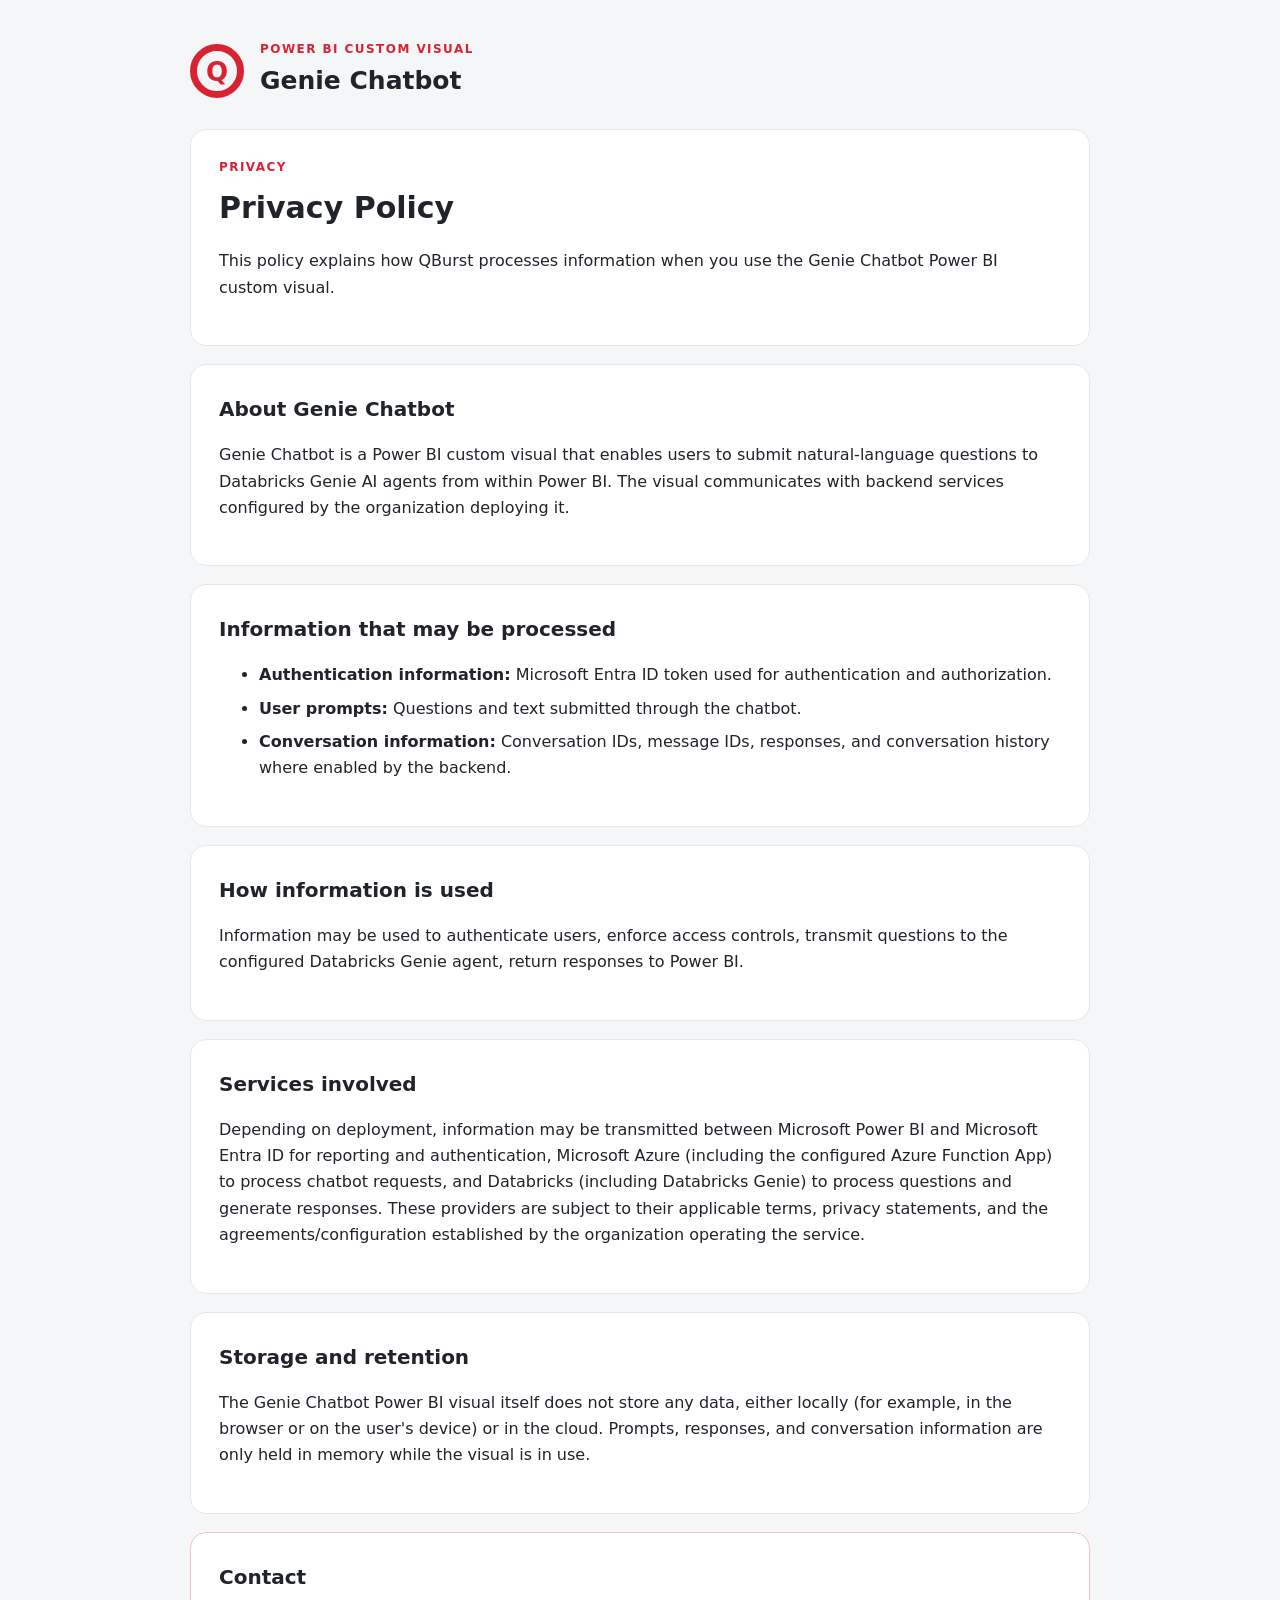
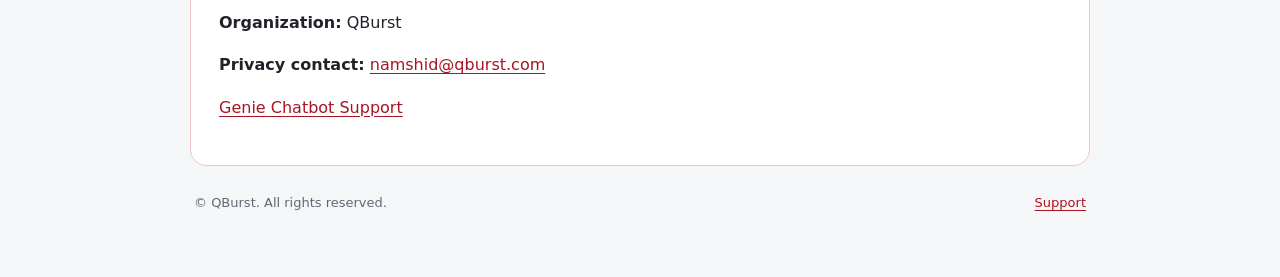
<file: privacy/index.html>
<!doctype html>
<html lang="en">

<head>
    <meta charset="utf-8">
    <meta name="viewport" content="width=device-width,initial-scale=1">
    <title>Genie Chatbot – Privacy Policy</title>
    <meta name="description" content="Privacy policy for the Genie Chatbot Power BI custom visual.">
    <link rel="stylesheet" href="../assets/style.css">
</head>

<body>
    <main class="container">
        <header class="brand">
            <div class="mark">Q</div>
            <div>
                <p class="eyebrow">POWER BI CUSTOM VISUAL</p>
                <h1>Genie Chatbot</h1>
            </div>
        </header>
        <section class="hero">
            <p class="eyebrow">PRIVACY</p>
            <h2>Privacy Policy</h2>
            <p>This policy explains how QBurst processes information when you use the Genie Chatbot Power
                BI custom visual.</p>
        </section>
        <section class="panel">
            <h2>About Genie Chatbot</h2>
            <p>Genie Chatbot is a Power BI custom visual that enables users to submit natural-language questions to
                Databricks Genie AI agents from within Power BI. The visual communicates with backend services
                configured by the organization deploying it.</p>
        </section>
        <section class="panel">
            <h2>Information that may be processed</h2>
            <ul>
                <li><strong>Authentication information:</strong> Microsoft Entra ID token
                    used for authentication and authorization.</li>
                <li><strong>User prompts:</strong> Questions and text submitted through the chatbot.</li>
                <li><strong>Conversation information:</strong> Conversation IDs, message IDs, responses, and
                    conversation history where enabled by the backend.</li>
            </ul>
        </section>
        <section class="panel">
            <h2>How information is used</h2>
            <p>Information may be used to authenticate users, enforce access controls, transmit questions to the
                configured Databricks Genie agent, return responses to Power BI.</p>
        </section>
        <section class="panel">
            <h2>Services involved</h2>
            <p>Depending on deployment, information may be transmitted between Microsoft Power BI and Microsoft Entra ID
                for reporting and authentication, Microsoft Azure (including the configured Azure Function App) to
                process chatbot requests, and Databricks (including Databricks Genie) to process questions and generate
                responses. These providers are subject to their applicable terms, privacy statements, and the
                agreements/configuration established by the organization operating the service.</p>
        </section>
        <section class="panel">
            <h2>Storage and retention</h2>
            <p>The Genie Chatbot Power BI visual itself does not store any data, either locally (for example, in the
                browser or on the user's device) or in the cloud. Prompts, responses, and conversation information are
                only held in memory while the visual is in use.
            </p>
        </section>
        <section class="panel contact">
            <h2>Contact</h2>
            <p><strong>Organization:</strong> QBurst</p>
            <p><strong>Privacy contact:</strong> <a
                    href="mailto:REPLACE_WITH_PRIVACY_EMAIL">namshid@qburst.com</a></p>
            <p><a href="../support/">Genie Chatbot Support</a></p>
        </section>
        <footer><span>© QBurst. All rights reserved.</span><a href="../support/">Support</a></footer>
    </main>
</body>

</html>
</file>
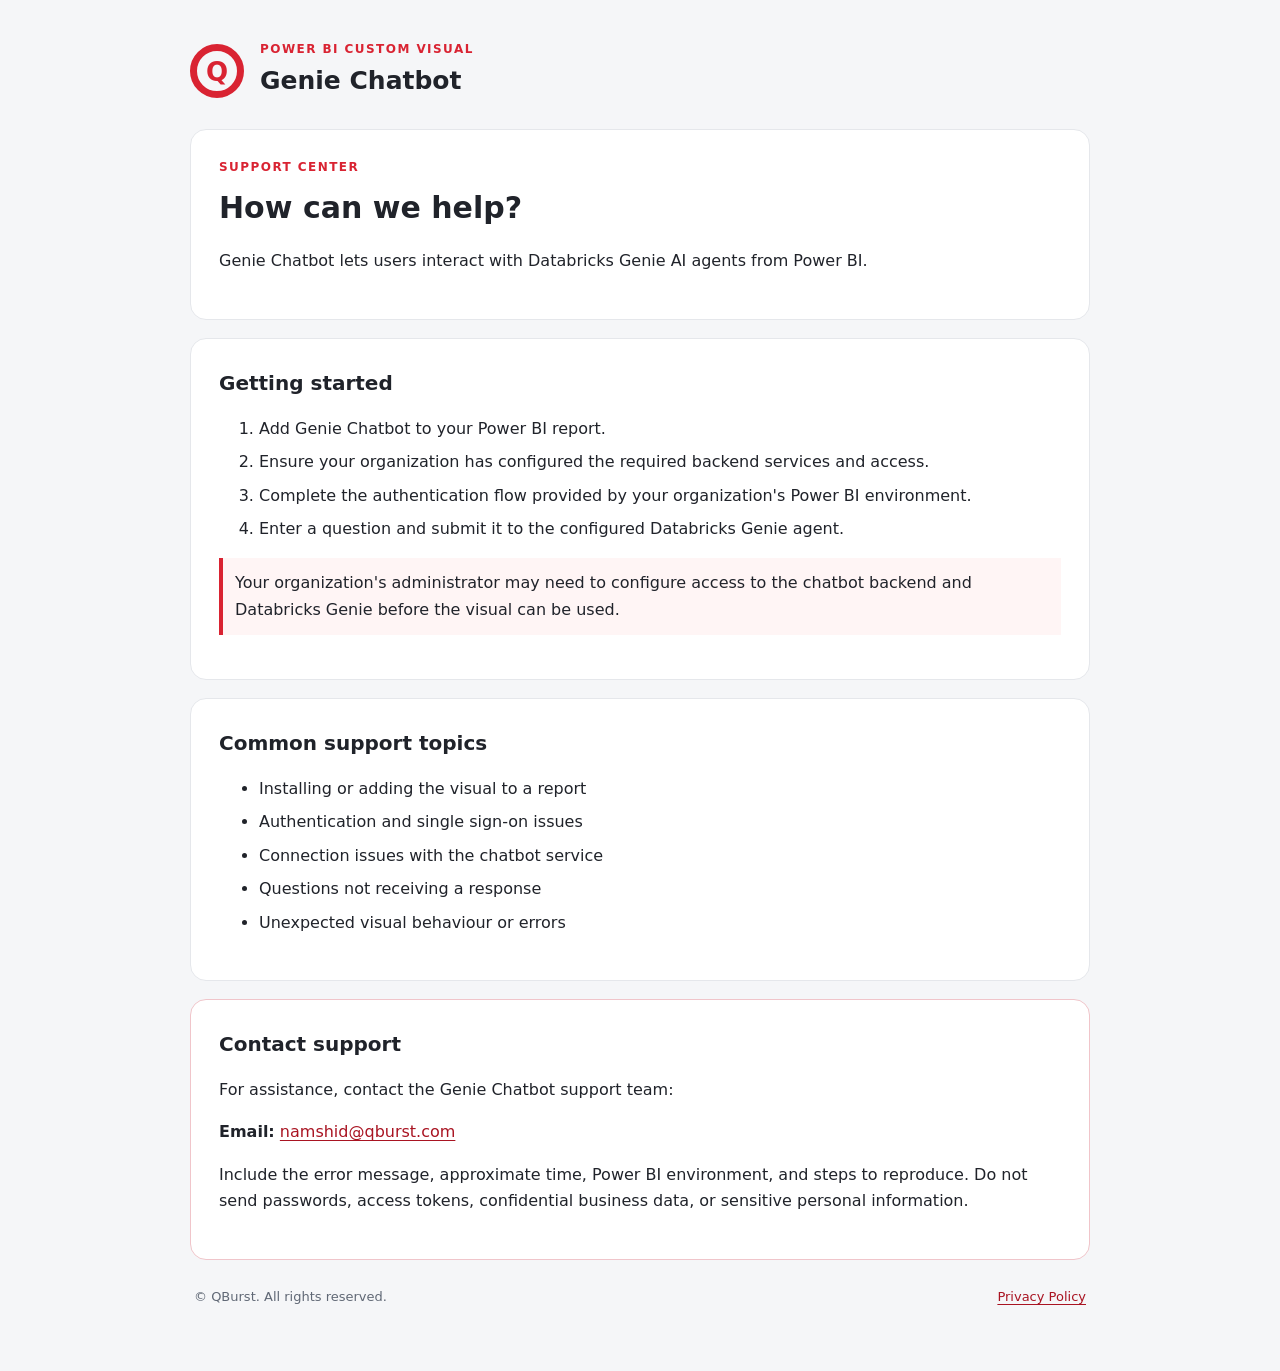
<file: support/index.html>
<!doctype html>
<html lang="en">

<head>
    <meta charset="utf-8">
    <meta name="viewport" content="width=device-width,initial-scale=1">
    <title>Genie Chatbot – Support</title>
    <meta name="description" content="Support for the Genie Chatbot Power BI custom visual.">
    <link rel="stylesheet" href="../assets/style.css">
</head>

<body>
    <main class="container">
        <header class="brand">
            <div class="mark">Q</div>
            <div>
                <p class="eyebrow">POWER BI CUSTOM VISUAL</p>
                <h1>Genie Chatbot</h1>
            </div>
        </header>
        <section class="hero">
            <p class="eyebrow">SUPPORT CENTER</p>
            <h2>How can we help?</h2>
            <p>Genie Chatbot lets users interact with Databricks Genie AI agents from Power BI.</p>
        </section>
        <section class="panel">
            <h2>Getting started</h2>
            <ol>
                <li>Add Genie Chatbot to your Power BI report.</li>
                <li>Ensure your organization has configured the required backend services and access.</li>
                <li>Complete the authentication flow provided by your organization's Power BI environment.</li>
                <li>Enter a question and submit it to the configured Databricks Genie agent.</li>
            </ol>
            <p class="note">Your organization's administrator may need to configure access to the chatbot backend and
                Databricks Genie before the visual can be used.</p>
        </section>
        <section class="panel">
            <h2>Common support topics</h2>
            <ul>
                <li>Installing or adding the visual to a report</li>
                <li>Authentication and single sign-on issues</li>
                <li>Connection issues with the chatbot service</li>
                <li>Questions not receiving a response</li>
                <li>Unexpected visual behaviour or errors</li>
            </ul>
        </section>
        <section class="panel contact">
            <h2>Contact support</h2>
            <p>For assistance, contact the Genie Chatbot support team:</p>
            <p><strong>Email:</strong> <a
                    href="mailto:REPLACE_WITH_FULL_SUPPORT_EMAIL">namshid@qburst.com</a></p>
            <p>Include the error message, approximate time, Power BI environment, and steps to reproduce. Do not send
                passwords, access tokens, confidential business data, or sensitive personal information.</p>
        </section>
        <footer><span>© QBurst. All rights reserved.</span><a href="../privacy/">Privacy Policy</a></footer>
    </main>
</body>

</html>
</file>
<file: assets/style.css>
* {
    box-sizing: border-box
}

body {
    margin: 0;
    background: #f5f6f8;
    color: #20232a;
    font: 16px/1.65 system-ui, Segoe UI, Arial, sans-serif
}

.container {
    width: min(900px, calc(100% - 32px));
    margin: 40px auto
}

.brand {
    display: flex;
    align-items: center;
    gap: 16px;
    margin-bottom: 28px
}

.mark {
    width: 54px;
    height: 54px;
    border: 7px solid #d92332;
    border-radius: 50%;
    color: #d92332;
    display: grid;
    place-items: center;
    font-size: 26px;
    font-weight: 800
}

.brand h1 {
    margin: 0;
    font-size: 25px
}

.eyebrow {
    margin: 0;
    color: #d92332;
    font-size: 12px;
    font-weight: 750;
    letter-spacing: .12em
}

.hero,
.panel {
    background: white;
    border: 1px solid #e5e7eb;
    border-radius: 16px;
    padding: 28px;
    margin-bottom: 18px
}

.hero h2 {
    font-size: 30px;
    margin: 5px 0 12px
}

.panel h2 {
    font-size: 20px;
    margin: 0 0 12px
}

li {
    margin: 7px 0
}

a {
    color: #a91422;
    text-underline-offset: 3px
}

.note {
    background: #fff5f5;
    border-left: 4px solid #d92332;
    padding: 12px
}

.contact {
    border-color: #f0c5ca
}

footer {
    color: #606875;
    font-size: 13px;
    padding: 8px 4px 24px;
    display: flex;
    justify-content: space-between;
    flex-wrap: wrap
}

@media(max-width:600px) {
    .container {
        margin: 20px auto
    }

    .hero,
    .panel {
        padding: 20px
    }

    .hero h2 {
        font-size: 25px
    }
}
</file>
